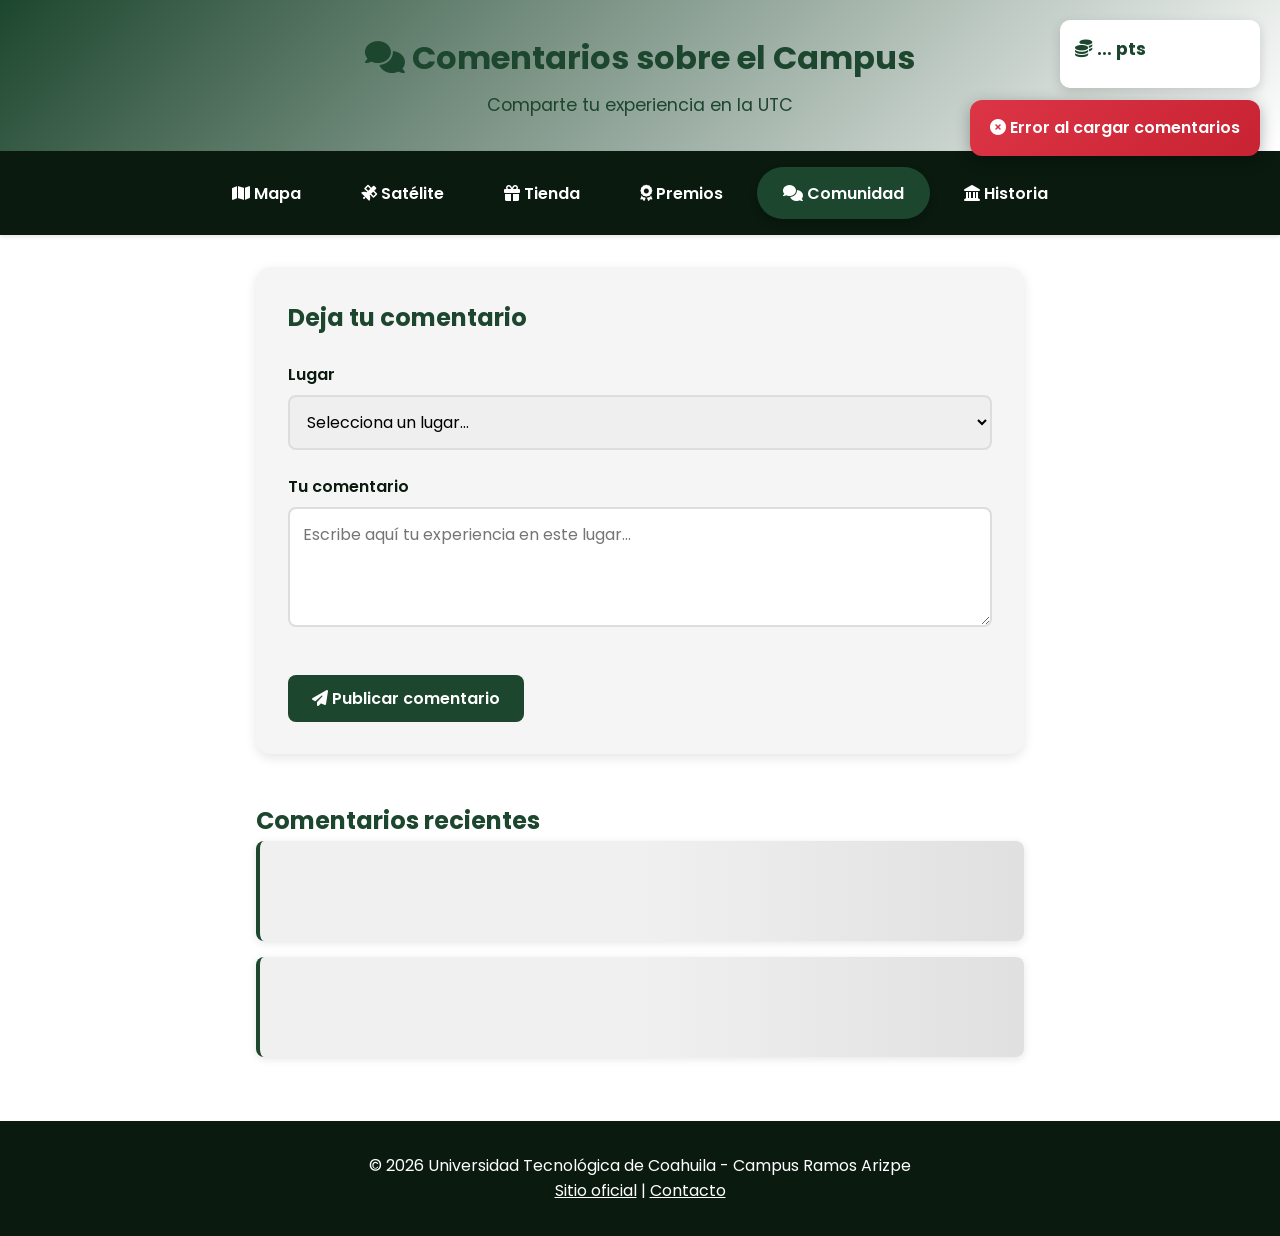
<file: comentarios.html>
<!DOCTYPE html>
<html lang="es">

<head>
    <meta charset="UTF-8">
    <meta name="viewport" content="width=device-width, initial-scale=1.0">
    <title>GeoUTC - Comunidad</title>
    <link href="https://fonts.googleapis.com/css2?family=Poppins:wght@400;600;700&display=swap" rel="stylesheet">
    <link rel="stylesheet" href="https://cdnjs.cloudflare.com/ajax/libs/font-awesome/6.4.0/css/all.min.css">
    <link rel="stylesheet" href="assets/css/styles.css">
</head>

<body>

    <div id="user-panel">
        <div id="puntos"><i class="fas fa-coins"></i> <span id="puntos-valor">…</span> pts</div>
    </div>

    <header>
        <h1><i class="fas fa-comments"></i> Comentarios sobre el Campus</h1>
        <p>Comparte tu experiencia en la UTC</p>
    </header>

    <nav>
        <a href="index.html"><i class="fas fa-map"></i> Mapa</a>
        <a href="satelite.html"><i class="fas fa-satellite"></i> Satélite</a>
        <a href="tienda.html"><i class="fas fa-gift"></i> Tienda</a>
        <a href="mis-recompensas.html"><i class="fas fa-award"></i> Premios</a>
        <a href="comentarios.html" class="active"><i class="fas fa-comments"></i> Comunidad</a>
        <a href="historia.html"><i class="fas fa-landmark"></i> Historia</a>
    </nav>

    <div class="comentarios-container">

        <!-- Formulario -->
        <div class="comentario-form">
            <h2>Deja tu comentario</h2>

            <div id="form-alert" style="display:none;" class="alert"></div>

            <div class="form-group">
                <label for="lugar-select">Lugar</label>
                <select id="lugar-select">
                    <option value="">Selecciona un lugar…</option>
                </select>
            </div>
            <div class="form-group">
                <label for="texto-input">Tu comentario</label>
                <textarea id="texto-input" placeholder="Escribe aquí tu experiencia en este lugar…"></textarea>
            </div>
            <button class="btn-visitar" id="btn-publicar" onclick="window.publicarComentario()">
                <i class="fas fa-paper-plane"></i> Publicar comentario
            </button>
        </div>

        <!-- Lista de comentarios -->
        <h2 style="color:#1D462E;margin-top:3rem;">Comentarios recientes</h2>
        <div id="comentarios-list">
            <!-- Skeletons -->
            <div class="comentario skeleton" style="height:100px;margin-bottom:1rem;"></div>
            <div class="comentario skeleton" style="height:100px;margin-bottom:1rem;"></div>
        </div>
    </div>

    <footer>
        <p>© 2026 Universidad Tecnológica de Coahuila - Campus Ramos Arizpe</p>
        <p>
            <a href="https://www.utc.edu.mx" target="_blank">Sitio oficial</a> |
            <a href="tel:+528411234567">Contacto</a>
        </p>
    </footer>

    <script type="module">
        import { apiGet, apiPost, toast } from './assets/js/app.js';

        async function init() {
            try {
                const [data, du] = await Promise.all([apiGet('comentarios'), apiGet('usuario')]);

                document.getElementById('puntos-valor').textContent = du.puntos;
                renderSelectores(data.lugares);
                renderComentarios(data.comentarios);
            } catch (e) {
                toast('Error al cargar comentarios', 'error');
                console.error(e);
            }
        }

        function renderSelectores(lugares) {
            const sel = document.getElementById('lugar-select');
            // Eliminar duplicados por nombre
            const vistos = new Set();
            lugares
                .filter(l => {
                    if (vistos.has(l.nombre)) return false;
                    vistos.add(l.nombre);
                    return true;
                })
                .forEach(l => {
                    const opt = document.createElement('option');
                    opt.value = l.id;
                    opt.textContent = l.nombre;
                    sel.appendChild(opt);
                });
        }

        function renderComentarios(comentarios) {
            const cont = document.getElementById('comentarios-list');
            cont.innerHTML = '';

            if (!comentarios.length) {
                cont.innerHTML = '<p style="text-align:center;color:#666;padding:2rem;">No hay comentarios aún. ¡Sé el primero en comentar!</p>';
                return;
            }

            comentarios.forEach(c => {
                const fecha = new Date(c.fecha).toLocaleString('es-MX');
                const div = document.createElement('div');
                div.className = 'comentario';
                div.innerHTML = `
                    <div class="comentario-header">
                        <span class="comentario-lugar"><i class="fas fa-map-marker-alt"></i> ${c.lugar_nombre}</span>
                        <span><i class="fas fa-clock"></i> ${fecha}</span>
                    </div>
                    <div class="comentario-usuario"><i class="fas fa-user"></i> ${c.usuario_nombre}</div>
                    <div class="comentario-texto">${c.texto.replace(/\n/g, '<br>')}</div>`;
                cont.appendChild(div);
            });
        }

        window.publicarComentario = async () => {
            const lugar_id = document.getElementById('lugar-select').value;
            const texto = document.getElementById('texto-input').value.trim();
            const formAlert = document.getElementById('form-alert'); // ← renombrado para no chocar con window.alert

            if (!lugar_id || !texto) {
                formAlert.className = 'alert alert-error';
                formAlert.textContent = 'Por favor completa todos los campos';
                formAlert.style.display = 'block';
                return;
            }

            formAlert.style.display = 'none'; // ocultar alerta previa
            const btn = document.getElementById('btn-publicar');
            btn.disabled = true;
            btn.innerHTML = '<i class="fas fa-spinner fa-spin"></i> Publicando…';

            try {
                const data = await apiPost('comentar', { lugar_id: parseInt(lugar_id), texto });
                if (data.success) {
                    formAlert.className = 'alert alert-success';
                    formAlert.textContent = '¡Comentario publicado exitosamente!';
                    formAlert.style.display = 'block';
                    document.getElementById('lugar-select').value = '';
                    document.getElementById('texto-input').value = '';

                    // Recargar comentarios
                    const fresh = await apiGet('comentarios');
                    renderComentarios(fresh.comentarios);

                    toast('¡Comentario publicado!', 'success');
                } else {
                    throw new Error(data.mensaje || 'Error al publicar');
                }
            } catch (e) {
                formAlert.className = 'alert alert-error';
                formAlert.textContent = e.message || 'Error al publicar el comentario';
                formAlert.style.display = 'block';
                toast('Error al publicar', 'error');
            }

            btn.disabled = false;
            btn.innerHTML = '<i class="fas fa-paper-plane"></i> Publicar comentario';
        };

        init();
    </script>
</body>

</html>
</file>
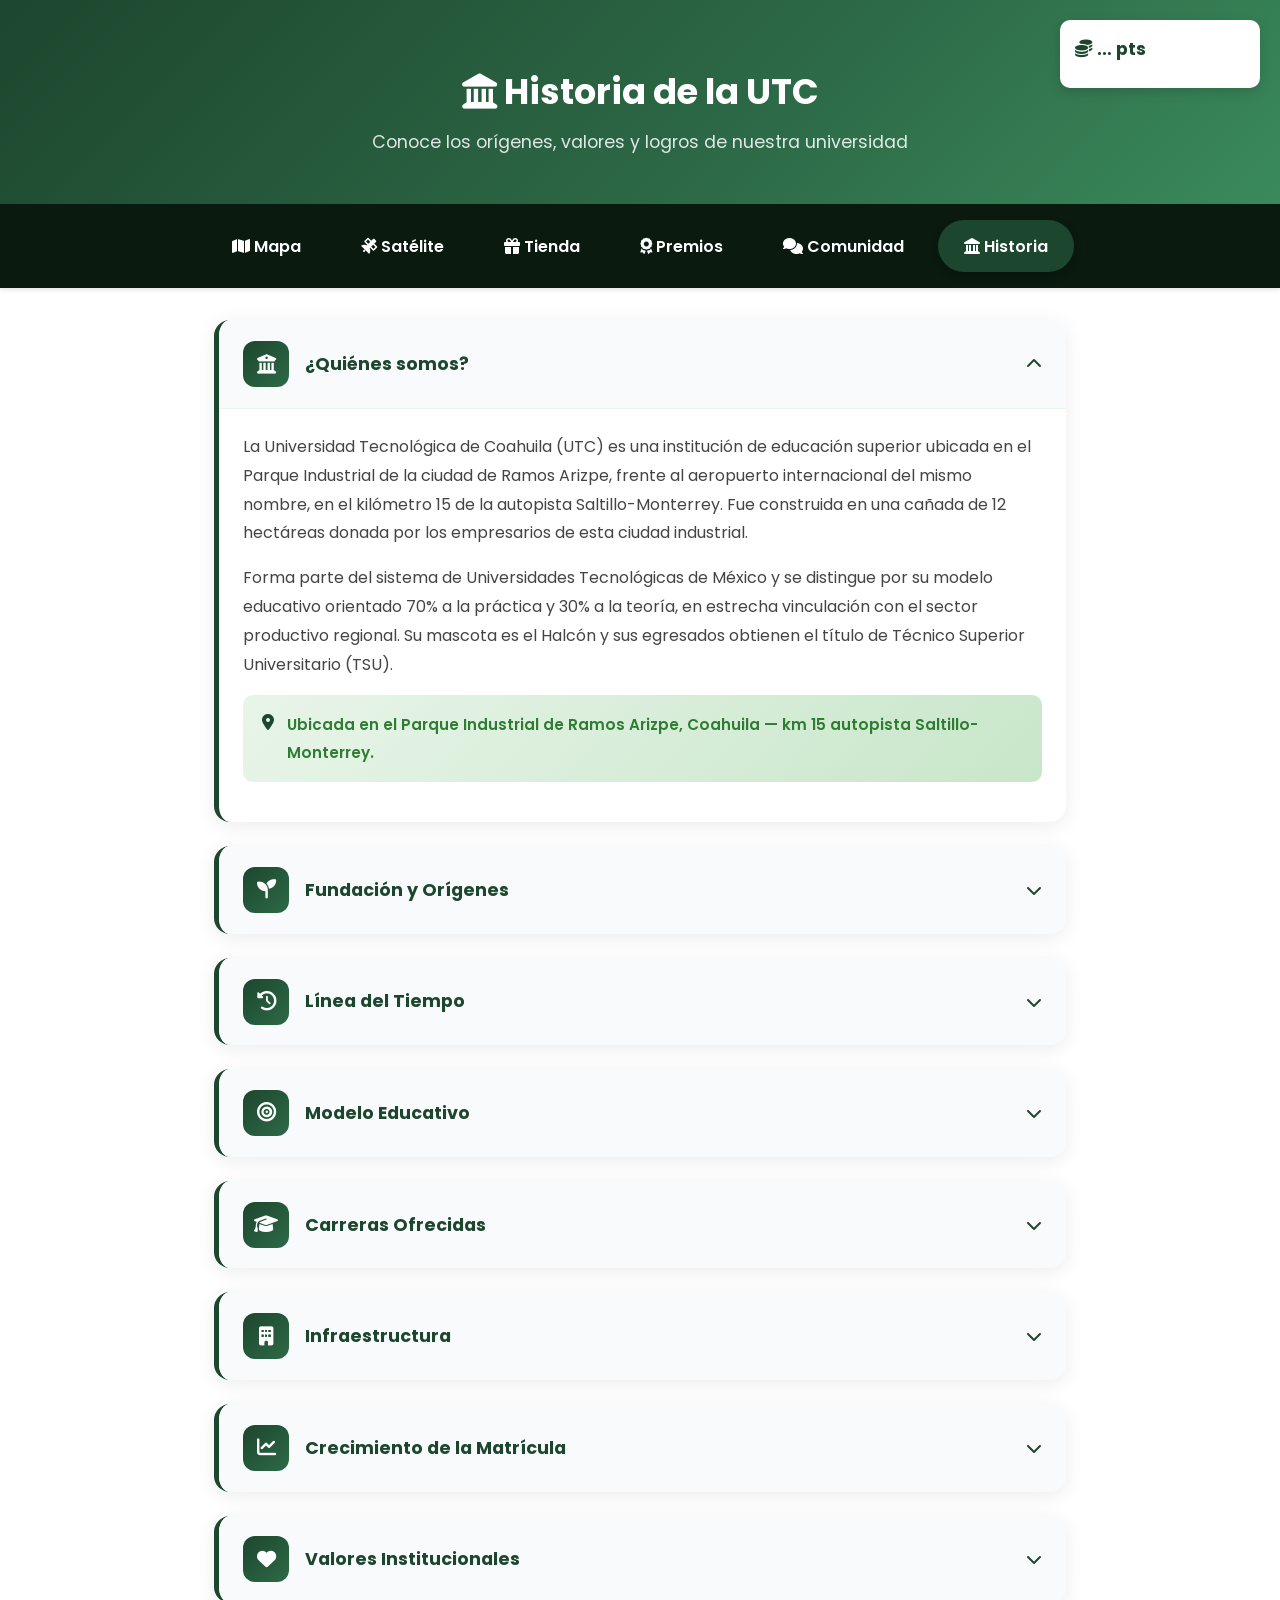
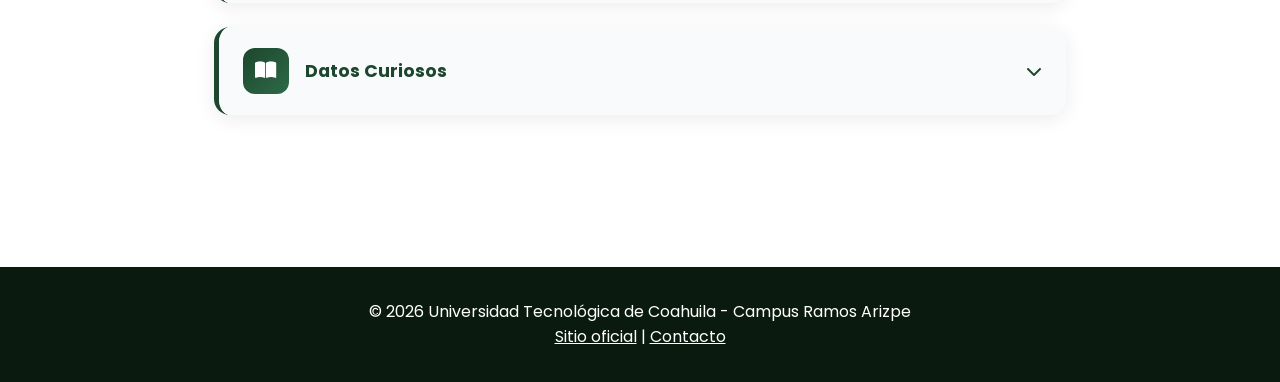
<file: historia.html>
<!DOCTYPE html>
<html lang="es">

<head>
    <meta charset="UTF-8">
    <meta name="viewport" content="width=device-width, initial-scale=1.0">
    <title>GeoUTC - Historia de la UTC</title>
    <link href="https://fonts.googleapis.com/css2?family=Poppins:wght@400;600;700&display=swap" rel="stylesheet">
    <link rel="stylesheet" href="https://cdnjs.cloudflare.com/ajax/libs/font-awesome/6.4.0/css/all.min.css">
    <link rel="stylesheet" href="assets/css/styles.css">
    <style>
        /* ── Hero ── */
        .historia-hero {
            background: linear-gradient(135deg, #1D462E 0%, #2d6a47 60%, #3a8a5c 100%);
            color: white;
            text-align: center;
            padding: 4rem 2rem 3rem;
        }

        .historia-hero h1 {
            font-size: 2.2rem;
            margin-bottom: .5rem;
        }

        .historia-hero p {
            font-size: 1.1rem;
            opacity: .85;
        }

        /* ── Contenedor principal ── */
        .historia-wrapper {
            max-width: 900px;
            margin: 0 auto;
            padding: 2rem 1.5rem 4rem;
        }

        /* ── Tarjeta de sección ── */
        .historia-card {
            background: white;
            border-radius: 16px;
            box-shadow: 0 4px 20px rgba(0, 0, 0, 0.08);
            margin-bottom: 1.5rem;
            overflow: hidden;
            border-left: 5px solid #1D462E;
            transition: transform .2s, box-shadow .2s;
        }

        .historia-card:hover {
            transform: translateY(-2px);
            box-shadow: 0 8px 28px rgba(0, 0, 0, 0.13);
        }

        /* ── Cabecera del acordeón ── */
        .historia-card-header {
            display: flex;
            align-items: center;
            gap: 1rem;
            padding: 1.3rem 1.5rem;
            cursor: pointer;
            user-select: none;
            background: #f9fafb;
        }

        .historia-card-header:hover {
            background: #f0f7f3;
        }

        .historia-icon {
            width: 46px;
            height: 46px;
            background: linear-gradient(135deg, #1D462E, #2d6a47);
            border-radius: 12px;
            display: flex;
            align-items: center;
            justify-content: center;
            color: white;
            font-size: 1.2rem;
            flex-shrink: 0;
        }

        .historia-card-header h2 {
            flex: 1;
            font-size: 1.1rem;
            color: #1D462E;
            margin: 0;
        }

        .historia-chevron {
            color: #1D462E;
            transition: transform .3s;
            font-size: 1rem;
        }

        .historia-card.open .historia-chevron {
            transform: rotate(180deg);
        }

        /* ── Cuerpo del acordeón ── */
        .historia-card-body {
            display: none;
            padding: 1.5rem;
            border-top: 1px solid #e8f5e9;
        }

        .historia-card.open .historia-card-body {
            display: block;
        }

        .historia-card-body p {
            color: #444;
            line-height: 1.8;
            margin-bottom: 1rem;
        }

        .historia-card-body p:last-child {
            margin-bottom: 0;
        }

        /* ── Línea de tiempo ── */
        .timeline {
            position: relative;
            padding-left: 2rem;
            margin-top: .5rem;
        }

        .timeline::before {
            content: '';
            position: absolute;
            left: 7px;
            top: 0;
            bottom: 0;
            width: 2px;
            background: linear-gradient(to bottom, #1D462E, #a8d5b5);
        }

        .timeline-item {
            position: relative;
            margin-bottom: 1.5rem;
        }

        .timeline-item::before {
            content: '';
            position: absolute;
            left: -1.65rem;
            top: 6px;
            width: 12px;
            height: 12px;
            border-radius: 50%;
            background: #1D462E;
            border: 2px solid white;
            box-shadow: 0 0 0 2px #1D462E;
        }

        .timeline-year {
            font-weight: 700;
            color: #1D462E;
            font-size: .9rem;
            margin-bottom: .2rem;
        }

        .timeline-desc {
            color: #555;
            font-size: .95rem;
            line-height: 1.6;
        }

        /* ── Dato destacado ── */
        .dato-destacado {
            background: linear-gradient(135deg, #e8f5e9, #c8e6c9);
            border-radius: 10px;
            padding: 1rem 1.2rem;
            margin: 1rem 0;
            display: flex;
            align-items: flex-start;
            gap: .8rem;
        }

        .dato-destacado i {
            color: #1D462E;
            margin-top: 3px;
            flex-shrink: 0;
        }

        .dato-destacado p {
            margin: 0;
            color: #2e7d32;
            font-weight: 600;
            font-size: .95rem;
        }

        /* ── Grid de valores ── */
        .valores-grid {
            display: grid;
            grid-template-columns: repeat(auto-fill, minmax(180px, 1fr));
            gap: 1rem;
            margin-top: .5rem;
        }

        .valor-chip {
            background: #f0f7f3;
            border: 2px solid #c8e6c9;
            border-radius: 10px;
            padding: .8rem 1rem;
            text-align: center;
            color: #1D462E;
            font-weight: 600;
            font-size: .9rem;
        }

        .valor-chip i {
            display: block;
            font-size: 1.4rem;
            margin-bottom: .4rem;
            color: #2d6a47;
        }

        /* ── Tabla de etapas ── */
        .etapas-table {
            width: 100%;
            border-collapse: collapse;
            font-size: .88rem;
            margin-top: 1rem;
        }

        .etapas-table th {
            background: #1D462E;
            color: white;
            padding: .6rem .8rem;
            text-align: left;
        }

        .etapas-table td {
            padding: .55rem .8rem;
            border-bottom: 1px solid #e0f0e8;
            color: #444;
        }

        .etapas-table tr:nth-child(even) td {
            background: #f4faf6;
        }

        .etapas-table tr:last-child td {
            font-weight: 700;
            color: #1D462E;
            background: #e8f5e9;
        }

        /* ── Grid de carreras ── */
        .carreras-grid {
            display: grid;
            grid-template-columns: repeat(auto-fill, minmax(220px, 1fr));
            gap: 1rem;
            margin-top: .8rem;
        }

        .carrera-card {
            background: #f0f7f3;
            border: 2px solid #c8e6c9;
            border-radius: 12px;
            padding: 1rem 1.1rem;
            color: #1D462E;
        }

        .carrera-card strong {
            display: block;
            font-size: .95rem;
            margin-bottom: .4rem;
        }

        .carrera-card p {
            font-size: .82rem;
            color: #555;
            line-height: 1.5;
            margin: 0;
        }

        .carrera-card i {
            font-size: 1.4rem;
            margin-bottom: .5rem;
            color: #2d6a47;
            display: block;
        }

        /* ── Eje modelo educativo ── */
        .eje-item {
            background: #f9fafb;
            border-left: 4px solid #2d6a47;
            border-radius: 0 10px 10px 0;
            padding: .8rem 1rem;
            margin-bottom: .8rem;
        }

        .eje-item strong {
            color: #1D462E;
            display: block;
            margin-bottom: .2rem;
        }

        .eje-item span {
            color: #555;
            font-size: .93rem;
        }

        /* ── Estadísticas matrícula ── */
        .stats-row {
            display: flex;
            flex-wrap: wrap;
            gap: 1rem;
            margin-top: .8rem;
        }

        .stat-box {
            flex: 1;
            min-width: 120px;
            background: linear-gradient(135deg, #1D462E, #2d6a47);
            color: white;
            border-radius: 12px;
            padding: 1rem;
            text-align: center;
        }

        .stat-box .stat-num {
            font-size: 1.6rem;
            font-weight: 700;
        }

        .stat-box .stat-label {
            font-size: .78rem;
            opacity: .85;
            margin-top: .2rem;
        }

        /* ── Responsive ── */
        @media (max-width: 600px) {
            .historia-hero h1 {
                font-size: 1.6rem;
            }

            .historia-wrapper {
                padding: 1.5rem 1rem 3rem;
            }

            .etapas-table {
                font-size: .78rem;
            }
        }
    </style>
</head>

<body>

    <div id="user-panel">
        <div id="puntos"><i class="fas fa-coins"></i> <span id="puntos-valor">…</span> pts</div>
    </div>

    <div class="historia-hero">
        <h1><i class="fas fa-landmark"></i> Historia de la UTC</h1>
        <p>Conoce los orígenes, valores y logros de nuestra universidad</p>
    </div>

    <nav>
        <a href="index.html"><i class="fas fa-map"></i> Mapa</a>
        <a href="satelite.html"><i class="fas fa-satellite"></i> Satélite</a>
        <a href="tienda.html"><i class="fas fa-gift"></i> Tienda</a>
        <a href="mis-recompensas.html"><i class="fas fa-award"></i> Premios</a>
        <a href="comentarios.html"><i class="fas fa-comments"></i> Comunidad</a>
        <a href="historia.html" class="active"><i class="fas fa-landmark"></i> Historia</a>
    </nav>

    <div class="historia-wrapper">

        <!-- ── 1. ¿Quiénes somos? ── -->
        <div class="historia-card open">
            <div class="historia-card-header" onclick="toggleCard(this)">
                <div class="historia-icon"><i class="fas fa-university"></i></div>
                <h2>¿Quiénes somos?</h2>
                <i class="fas fa-chevron-down historia-chevron"></i>
            </div>
            <div class="historia-card-body">
                <p>
                    La Universidad Tecnológica de Coahuila (UTC) es una institución de educación superior
                    ubicada en el Parque Industrial de la ciudad de Ramos Arizpe, frente al aeropuerto
                    internacional del mismo nombre, en el kilómetro 15 de la autopista Saltillo-Monterrey.
                    Fue construida en una cañada de 12 hectáreas donada por los empresarios de esta ciudad industrial.
                </p>
                <p>
                    Forma parte del sistema de Universidades Tecnológicas de México y se distingue por su
                    modelo educativo orientado 70% a la práctica y 30% a la teoría, en estrecha vinculación
                    con el sector productivo regional. Su mascota es el Halcón y sus egresados obtienen el
                    título de Técnico Superior Universitario (TSU).
                </p>
                <div class="dato-destacado">
                    <i class="fas fa-map-marker-alt"></i>
                    <p>Ubicada en el Parque Industrial de Ramos Arizpe, Coahuila — km 15 autopista Saltillo-Monterrey.
                    </p>
                </div>
            </div>
        </div>

        <!-- ── 2. Fundación y orígenes ── -->
        <div class="historia-card">
            <div class="historia-card-header" onclick="toggleCard(this)">
                <div class="historia-icon"><i class="fas fa-seedling"></i></div>
                <h2>Fundación y Orígenes</h2>
                <i class="fas fa-chevron-down historia-chevron"></i>
            </div>
            <div class="historia-card-body">
                <p>
                    La institución inició sus actividades formales el <strong>8 de enero de 1996</strong>,
                    con una primera generación de 56 estudiantes. El terreno —una barranca de más de 12 hectáreas—
                    fue donado por los empresarios de la región y rescatado por el Estado, transformándolo
                    en un espacio arquitectónico de gran belleza.
                </p>
                <p>
                    Su creación respondió a la necesidad de la industria de Ramos Arizpe de contar con
                    profesionales técnicos de nivel superior capaces de integrarse inmediatamente al sector
                    productivo, gracias al apoyo conjunto del gobierno federal y del gobierno del estado de Coahuila.
                </p>
                <div class="dato-destacado">
                    <i class="fas fa-calendar-alt"></i>
                    <p>Fundada el 8 de enero de <strong>1996</strong> con 56 estudiantes en su primera generación.</p>
                </div>
            </div>
        </div>

        <!-- ── 3. Línea del tiempo ── -->
        <div class="historia-card">
            <div class="historia-card-header" onclick="toggleCard(this)">
                <div class="historia-icon"><i class="fas fa-history"></i></div>
                <h2>Línea del Tiempo</h2>
                <i class="fas fa-chevron-down historia-chevron"></i>
            </div>
            <div class="historia-card-body">
                <div class="timeline">
                    <div class="timeline-item">
                        <div class="timeline-year">Enero 1996</div>
                        <div class="timeline-desc">Inicio oficial de actividades con 56 estudiantes. Primera generación
                            de la carrera de TSU en Comercialización.</div>
                    </div>
                    <div class="timeline-item">
                        <div class="timeline-year">Agosto 1996</div>
                        <div class="timeline-desc">Se inscribieron 336 alumnos adicionales, lo que significó un
                            incremento del 564% en la matrícula. El 76% eran hombres y el 24% mujeres.</div>
                    </div>
                    <div class="timeline-item">
                        <div class="timeline-year">1997</div>
                        <div class="timeline-desc">Ingresa la tercera generación, llevando la población a 650 alumnos.
                            Egresa la primera generación en septiembre. Se abre la carrera de Ofimática.</div>
                    </div>
                    <div class="timeline-item">
                        <div class="timeline-year">1998</div>
                        <div class="timeline-desc">La cuarta generación incrementa la matrícula a 1,000 alumnos. Se
                            abren las carreras de TSU en Electrónica y de Tecnología Ambiental. Egresa la segunda
                            generación.</div>
                    </div>
                    <div class="timeline-item">
                        <div class="timeline-year">1995–2001</div>
                        <div class="timeline-desc">Se construyen siete etapas de edificios docentes, laboratorios,
                            rectoría, biblioteca y edificio de vinculación, con una inversión total de $81,958,292.
                        </div>
                    </div>
                    <div class="timeline-item">
                        <div class="timeline-year">2003–2004</div>
                        <div class="timeline-desc">La matrícula alcanza su punto más alto con 1,662 alumnos registrados.
                        </div>
                    </div>
                    <div class="timeline-item">
                        <div class="timeline-year">2005</div>
                        <div class="timeline-desc">Se consolidan las siete etapas de construcción con una inversión
                            acumulada de $81,958,292 y una capacidad instalada de 2,262 lugares.</div>
                    </div>
                    <div class="timeline-item">
                        <div class="timeline-year">2026</div>
                        <div class="timeline-desc">La UTC sigue creciendo con sus estudiantes Halcón, formando
                            profesionales técnicos de alto nivel para la industria de la región.</div>
                    </div>
                </div>
            </div>
        </div>

        <!-- ── 4. Modelo Educativo ── -->
        <div class="historia-card">
            <div class="historia-card-header" onclick="toggleCard(this)">
                <div class="historia-icon"><i class="fas fa-bullseye"></i></div>
                <h2>Modelo Educativo</h2>
                <i class="fas fa-chevron-down historia-chevron"></i>
            </div>
            <div class="historia-card-body">
                <p>Basado en una filosofía de calidad, el Modelo Educativo de la UTC se sustenta en tres ejes rectores:
                </p>

                <div class="eje-item">
                    <strong><i class="fas fa-flask" style="display:inline;margin-right:.4rem;"></i> Teoría-Práctica (Eje
                        70-30)</strong>
                    <span>La enseñanza se da en un 30% de teoría y un 70% de práctica, preparando al alumno para
                        insertarse de inmediato al mercado laboral.</span>
                </div>
                <div class="eje-item">
                    <strong><i class="fas fa-book" style="display:inline;margin-right:.4rem;"></i> General-Especializado
                        (Eje 80-20)</strong>
                    <span>Los contenidos del Plan de Estudios tienen una orientación general del 80% y una específica
                        del 20%, de acuerdo al entorno regional.</span>
                </div>
                <div class="eje-item">
                    <strong><i class="fas fa-industry" style="display:inline;margin-right:.4rem;"></i> Vinculación
                        Universidad-Empresa</strong>
                    <span>El alumno mantiene permanente contacto con la situación real del sector empresarial durante
                        toda su formación.</span>
                </div>

                <p style="margin-top:1.2rem; font-weight:600; color:#1D462E;">Atributos del Modelo:</p>
                <div class="valores-grid">
                    <div class="valor-chip"><i class="fas fa-map-pin"></i>Pertinencia</div>
                    <div class="valor-chip"><i class="fas fa-layer-group"></i>Polivalencia</div>
                    <div class="valor-chip"><i class="fas fa-sliders-h"></i>Flexibilidad</div>
                    <div class="valor-chip"><i class="fas fa-bolt"></i>Intensidad</div>
                    <div class="valor-chip"><i class="fas fa-infinity"></i>Continuidad</div>
                </div>
            </div>
        </div>

        <!-- ── 5. Carreras ── -->
        <div class="historia-card">
            <div class="historia-card-header" onclick="toggleCard(this)">
                <div class="historia-icon"><i class="fas fa-graduation-cap"></i></div>
                <h2>Carreras Ofrecidas</h2>
                <i class="fas fa-chevron-down historia-chevron"></i>
            </div>
            <div class="historia-card-body">
                <p>La UTC forma Técnicos Superiores Universitarios (TSU) en las siguientes áreas:</p>
                <div class="carreras-grid">
                    <div class="carrera-card">
                        <i class="fas fa-store"></i>
                        <strong>Comercialización</strong>
                        <p>Forja profesionistas capaces de desarrollar investigaciones de mercado, diseñar estrategias
                            de comercialización y crear su propia empresa en un mercado globalizado.</p>
                    </div>
                    <div class="carrera-card">
                        <i class="fas fa-microchip"></i>
                        <strong>Electrónica y Automatización</strong>
                        <p>Forma especialistas en planeación, instalación, mantenimiento y supervisión de sistemas
                            electrónicos, de instrumentación, control y automatización industrial.</p>
                    </div>
                    <div class="carrera-card">
                        <i class="fas fa-cogs"></i>
                        <strong>Procesos de Producción</strong>
                        <p>Capacita para crear programas que eficienten, mediante ideas innovadoras, los procesos de
                            elaboración de productos y prestación de servicios en las empresas.</p>
                    </div>
                    <div class="carrera-card">
                        <i class="fas fa-leaf"></i>
                        <strong>Tecnología Ambiental</strong>
                        <p>Ofrece conocimientos para generar los dispositivos que mantengan la integridad del medio
                            ambiente, incluyendo monitoreo de aguas, residuos peligrosos y emisiones atmosféricas.</p>
                    </div>
                    <div class="carrera-card">
                        <i class="fas fa-robot"></i>
                        <strong>Mecatrónica</strong>
                        <p>Forma profesionales para participar en el análisis, planeación, construcción, instalación y
                            mantenimiento de sistemas automatizados en los procesos industriales y de servicio.</p>
                    </div>
                    <div class="carrera-card">
                        <i class="fas fa-wrench"></i>
                        <strong>Mantenimiento Industrial</strong>
                        <p>Otorga conocimientos profundos para conservar en estado óptimo los equipos e instalaciones en
                            la industria metal-mecánica, química, eléctrica y de comunicaciones.</p>
                    </div>
                    <div class="carrera-card">
                        <i class="fas fa-laptop-code"></i>
                        <strong>Tecnologías de Información</strong>
                        <p>Forma agentes de cambio capaces de dominar herramientas tecnológicas para aportar soluciones
                            creativas en telecomunicaciones, redes y comercio electrónico.</p>
                    </div>
                </div>
            </div>
        </div>

        <!-- ── 6. Infraestructura ── -->
        <div class="historia-card">
            <div class="historia-card-header" onclick="toggleCard(this)">
                <div class="historia-icon"><i class="fas fa-building"></i></div>
                <h2>Infraestructura</h2>
                <i class="fas fa-chevron-down historia-chevron"></i>
            </div>
            <div class="historia-card-body">
                <p>
                    La institución cuenta con un terreno en una cañada de más de 12 hectáreas, donadas por
                    los empresarios y con apoyo del gobierno federal y del estado de Coahuila. Se construyeron
                    4 edificios docentes (cada uno con 13 aulas, tres secciones para laboratorios y un
                    auditorio equipado), 4 edificios para laboratorio pesado, un moderno edificio que alberga
                    un centro de información con 8,940 volúmenes, edificio de rectoría, comedor, edificio de
                    vinculación y una planta tratadora de aguas residuales.
                </p>
                <div class="dato-destacado">
                    <i class="fas fa-dollar-sign"></i>
                    <p>Inversión total en las 7 etapas de construcción (1995–2001): <strong>$81,958,292.00</strong></p>
                </div>
                <p style="font-weight:600; color:#1D462E; margin-top:1.2rem;">Etapas de construcción:</p>
                <div style="overflow-x:auto;">
                    <table class="etapas-table">
                        <thead>
                            <tr>
                                <th>Etapa</th>
                                <th>Año</th>
                                <th>Descripción</th>
                                <th>Superficie (m²)</th>
                                <th>Inversión ($)</th>
                                <th>Cap.</th>
                            </tr>
                        </thead>
                        <tbody>
                            <tr>
                                <td rowspan="2">Primera</td>
                                <td rowspan="2">1995-1996</td>
                                <td>Edificio de docencia N°1</td>
                                <td>2,379</td>
                                <td rowspan="2">13,275,782</td>
                                <td>450</td>
                            </tr>
                            <tr>
                                <td>Laboratorio pesado 7entre ejes</td>
                                <td>1,496</td>
                                <td>100</td>
                            </tr>
                            <tr>
                                <td>Segunda</td>
                                <td>1995-1996</td>
                                <td>Laboratorio pesado 4 entre ejes</td>
                                <td>769</td>
                                <td>—</td>
                                <td>50</td>
                            </tr>
                            <tr>
                                <td>Tercera</td>
                                <td>1997</td>
                                <td>Edificio de docencia N°2</td>
                                <td>2,379</td>
                                <td>9,293,582</td>
                                <td>450</td>
                            </tr>
                            <tr>
                                <td rowspan="2">Cuarta</td>
                                <td rowspan="2">1998</td>
                                <td>Edificio de docencia N°3</td>
                                <td>2,379</td>
                                <td>11,293,630</td>
                                <td>450</td>
                            </tr>
                            <tr>
                                <td>Edificio de Rectoría</td>
                                <td>1,312</td>
                                <td>8,874,565</td>
                                <td>N/A</td>
                            </tr>
                            <tr>
                                <td>Quinta</td>
                                <td>1999</td>
                                <td>Edificio de docencia N°4</td>
                                <td>2,379</td>
                                <td>13,804,000</td>
                                <td>450</td>
                            </tr>
                            <tr>
                                <td rowspan="2">Sexta</td>
                                <td rowspan="2">2000</td>
                                <td>Edificio de Vinculación</td>
                                <td>1,656</td>
                                <td>10,312,739</td>
                                <td>N/A</td>
                            </tr>
                            <tr>
                                <td>Laboratorio pesado 7entre ejes</td>
                                <td>769</td>
                                <td>7,896,840</td>
                                <td>100</td>
                            </tr>
                            <tr>
                                <td>Séptima</td>
                                <td>2001</td>
                                <td>Edificio de Biblioteca</td>
                                <td>1,160</td>
                                <td>7,207,154</td>
                                <td>212</td>
                            </tr>
                            <tr>
                                <td colspan="3"><strong>Total</strong></td>
                                <td><strong>16,678</strong></td>
                                <td><strong>$81,958,292</strong></td>
                                <td><strong>2,262</strong></td>
                            </tr>
                        </tbody>
                    </table>
                </div>
            </div>
        </div>

        <!-- ── 7. Crecimiento de matrícula ── -->
        <div class="historia-card">
            <div class="historia-card-header" onclick="toggleCard(this)">
                <div class="historia-icon"><i class="fas fa-chart-line"></i></div>
                <h2>Crecimiento de la Matrícula</h2>
                <i class="fas fa-chevron-down historia-chevron"></i>
            </div>
            <div class="historia-card-body">
                <p>
                    Desde su fundación, la UTC experimentó un crecimiento acelerado en su población estudiantil.
                    Los estudiantes provienen en su mayoría de la región sureste del Estado y algunos de otras
                    regiones del noreste de México.
                </p>
                <div class="stats-row">
                    <div class="stat-box">
                        <div class="stat-num">53</div>
                        <div class="stat-label">Alumnos 1995-1996</div>
                    </div>
                    <div class="stat-box">
                        <div class="stat-num">617</div>
                        <div class="stat-label">Alumnos 1996-1997</div>
                    </div>
                    <div class="stat-box">
                        <div class="stat-num">1,285</div>
                        <div class="stat-label">Alumnos 1999-2000</div>
                    </div>
                    <div class="stat-box">
                        <div class="stat-num">1,662</div>
                        <div class="stat-label">Alumnos 2003-2004</div>
                    </div>
                </div>
                <div class="dato-destacado" style="margin-top:1.2rem;">
                    <i class="fas fa-info-circle"></i>
                    <p>Fuente: Informe de labores del rector de la UTC.</p>
                </div>
            </div>
        </div>

        <!-- ── 8. Valores Institucionales ── -->
        <div class="historia-card">
            <div class="historia-card-header" onclick="toggleCard(this)">
                <div class="historia-icon"><i class="fas fa-heart"></i></div>
                <h2>Valores Institucionales</h2>
                <i class="fas fa-chevron-down historia-chevron"></i>
            </div>
            <div class="historia-card-body">
                <div class="valores-grid">
                    <div class="valor-chip"><i class="fas fa-handshake"></i>Integridad</div>
                    <div class="valor-chip"><i class="fas fa-lightbulb"></i>Innovación</div>
                    <div class="valor-chip"><i class="fas fa-users"></i>Trabajo en equipo</div>
                    <div class="valor-chip"><i class="fas fa-award"></i>Excelencia</div>
                    <div class="valor-chip"><i class="fas fa-leaf"></i>Sustentabilidad</div>
                    <div class="valor-chip"><i class="fas fa-globe"></i>Responsabilidad</div>
                    <div class="valor-chip"><i class="fas fa-industry"></i>Vinculación</div>
                    <div class="valor-chip"><i class="fas fa-rocket"></i>Emprendimiento</div>
                </div>
            </div>
        </div>

        <!-- ── 9. Datos curiosos ── -->
        <div class="historia-card">
            <div class="historia-card-header" onclick="toggleCard(this)">
                <div class="historia-icon"><i class="fas fa-book-open"></i></div>
                <h2>Datos Curiosos</h2>
                <i class="fas fa-chevron-down historia-chevron"></i>
            </div>
            <div class="historia-card-body">
                <div class="dato-destacado">
                    <i class="fas fa-star"></i>
                    <p>La primera generación pudo contemplar el terreno en el que se edificaría la UTC: una barranca que
                        el Estado rescató y que el trabajo del hombre transformó en un espacio arquitectónico de gran
                        belleza.</p>
                </div>
                <div class="dato-destacado">
                    <i class="fas fa-star"></i>
                    <p>El centro de información de la UTC cuenta con 8,940 volúmenes y ofrece servicios de consulta de
                        sala, préstamos a domicilio, consulta de reserva, consulta electrónica y videoteca.</p>
                </div>
                <div class="dato-destacado">
                    <i class="fas fa-star"></i>
                    <p>En solo dos años (1995–1997), la matrícula creció de 53 a 917 alumnos, un aumento de más del
                        1,600%, lo que refleja la gran demanda de su propuesta educativa en la región.</p>
                </div>
                <div class="dato-destacado">
                    <i class="fas fa-star"></i>
                    <p>La UTC es una de las pocas instituciones en México con planta tratadora de aguas residuales
                        propia, coherente con su carrera de Tecnología Ambiental.</p>
                </div>
            </div>
        </div>

    </div><!-- fin historia-wrapper -->

    <footer>
        <p>© 2026 Universidad Tecnológica de Coahuila - Campus Ramos Arizpe</p>
        <p>
            <a href="https://www.utc.edu.mx" target="_blank">Sitio oficial</a> |
            <a href="tel:+528411234567">Contacto</a>
        </p>
    </footer>

    <script type="module">
        import { apiGet } from './assets/js/app.js';
        try {
            const du = await apiGet('usuario');
            document.getElementById('puntos-valor').textContent = du.puntos;
        } catch (e) { /* silencioso */ }
    </script>

    <script>
        function toggleCard(header) {
            const card = header.closest('.historia-card');
            card.classList.toggle('open');
        }
    </script>
</body>

</html>
</file>
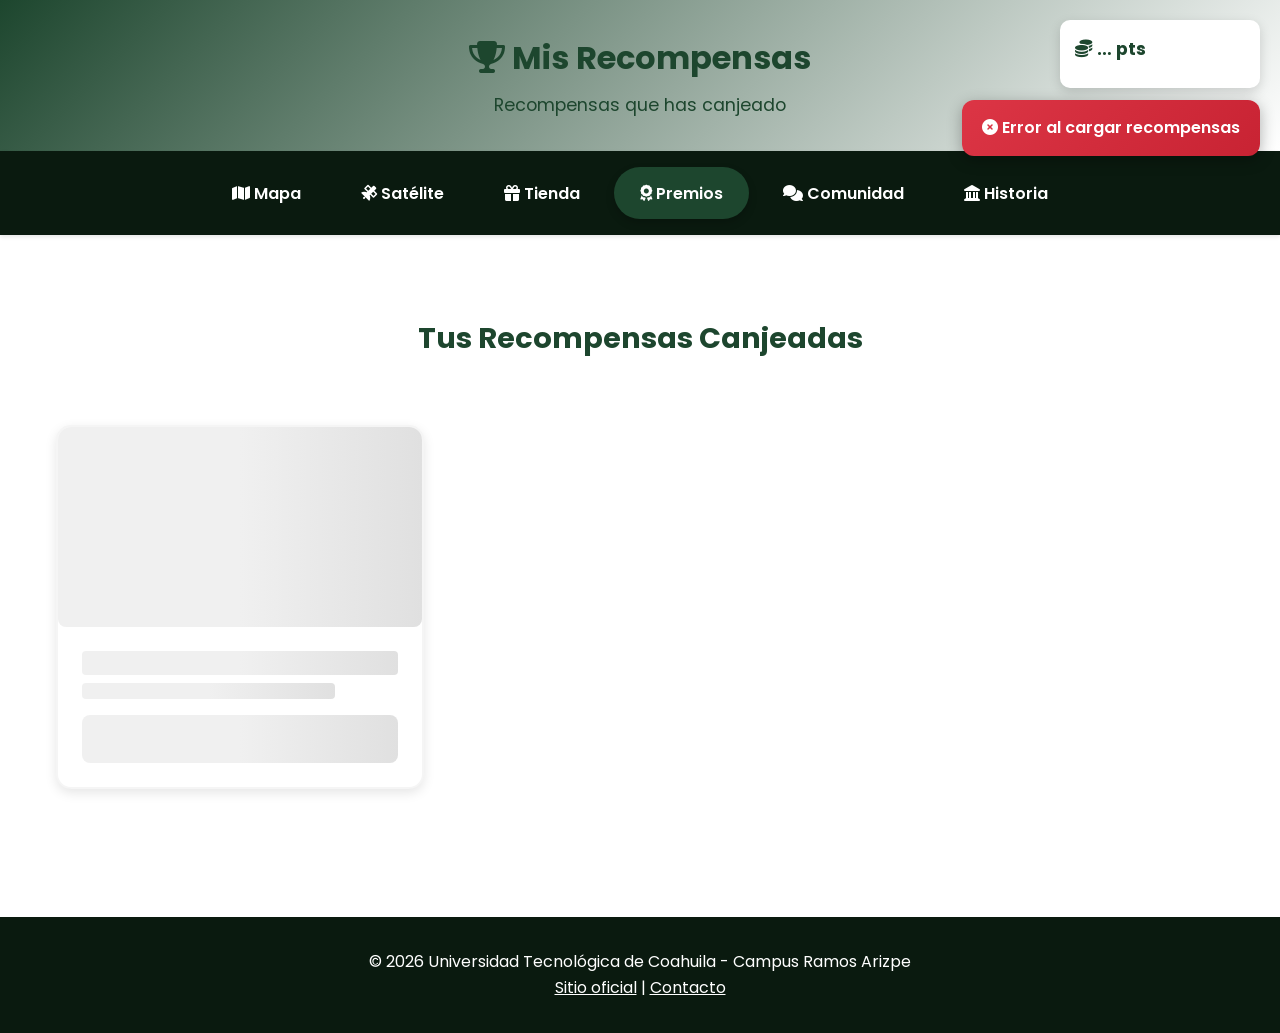
<file: mis-recompensas.html>
<!DOCTYPE html>
<html lang="es">
<head>
    <meta charset="UTF-8">
    <meta name="viewport" content="width=device-width, initial-scale=1.0">
    <title>GeoUTC - Mis Recompensas</title>
    <link href="https://fonts.googleapis.com/css2?family=Poppins:wght@400;600;700&display=swap" rel="stylesheet">
    <link rel="stylesheet" href="https://cdnjs.cloudflare.com/ajax/libs/font-awesome/6.4.0/css/all.min.css">
    <link rel="stylesheet" href="assets/css/styles.css">
</head>
<body>

    <div id="user-panel">
        <div id="puntos"><i class="fas fa-coins"></i> <span id="puntos-valor">…</span> pts</div>
    </div>

    <header>
        <h1><i class="fas fa-trophy"></i> Mis Recompensas</h1>
        <p>Recompensas que has canjeado</p>
    </header>

    <nav>
        <a href="index.html"><i class="fas fa-map"></i> Mapa</a>
        <a href="satelite.html"><i class="fas fa-satellite"></i> Satélite</a>
        <a href="tienda.html"><i class="fas fa-gift"></i> Tienda</a>
        <a href="mis-recompensas.html" class="active"><i class="fas fa-award"></i> Premios</a>
        <a href="comentarios.html"><i class="fas fa-comments"></i> Comunidad</a>
        <a href="historia.html"><i class="fas fa-landmark"></i> Historia</a>
    </nav>

    <div class="lugares-container">
        <h2 class="section-title">Tus Recompensas Canjeadas</h2>
        <div class="tienda-grid" id="recompensas-grid">
            <!-- Skeleton -->
            <div class="recompensa-card">
                <div class="recompensa-imagen skeleton" style="height:200px;"></div>
                <div class="recompensa-body">
                    <div class="skeleton" style="height:1.5rem;margin-bottom:.5rem;border-radius:4px;"></div>
                    <div class="skeleton" style="height:1rem;margin-bottom:.5rem;border-radius:4px;width:80%;"></div>
                    <div class="skeleton" style="height:3rem;margin-top:1rem;border-radius:8px;"></div>
                </div>
            </div>
        </div>
    </div>

    <footer>
        <p>© 2026 Universidad Tecnológica de Coahuila - Campus Ramos Arizpe</p>
        <p>
            <a href="https://www.utc.edu.mx" target="_blank">Sitio oficial</a> |
            <a href="tel:+528411234567">Contacto</a>
        </p>
    </footer>

    <script type="module">
        import { apiGet, toast } from './assets/js/app.js';

        async function init() {
            try {
                const [dr, du] = await Promise.all([apiGet('mis-recompensas'), apiGet('usuario')]);

                document.getElementById('puntos-valor').textContent = du.puntos;
                renderRecompensas(dr.canjeadas);
            } catch (e) {
                toast('Error al cargar recompensas', 'error');
                console.error(e);
            }
        }

        function renderRecompensas(canjeadas) {
            const grid = document.getElementById('recompensas-grid');
            grid.innerHTML = '';

            if (!canjeadas.length) {
                grid.innerHTML = `
                    <div style="text-align:center;padding:4rem 2rem;grid-column:1/-1;">
                        <div style="font-size:5rem;color:#ddd;margin-bottom:1rem;"><i class="fas fa-trophy"></i></div>
                        <h3 style="color:#666;margin-bottom:1rem;">Aún no has canjeado ninguna recompensa</h3>
                        <p style="color:#999;margin-bottom:2rem;">Visita lugares del campus para ganar puntos y canjear recompensas</p>
                        <a href="tienda.html" class="btn-visitar" style="display:inline-block;">
                            <i class="fas fa-gift"></i> Ir a la tienda
                        </a>
                    </div>`;
                return;
            }

            canjeadas.forEach(c => {
                const card = document.createElement('div');
                card.className = 'recompensa-card';
                card.style.opacity = c.usado ? '0.7' : '1';
                const fecha = new Date(c.fecha_canje).toLocaleString('es-MX');
                card.innerHTML = `
                    <div class="recompensa-imagen" style="background:linear-gradient(135deg,#1D462E,#2d6a47);">
                        <i class="fas fa-${c.icono}"></i>
                    </div>
                    <div class="recompensa-body">
                        <h3>${c.nombre}</h3>
                        <p>${c.descripcion}</p>

                        <div style="background:#f5f5f5;padding:1rem;border-radius:8px;margin:1rem 0;">
                            <div style="font-size:.85rem;color:#666;margin-bottom:.3rem;">Código de canje:</div>
                            <div style="font-size:1.3rem;font-weight:bold;color:#1D462E;font-family:monospace;letter-spacing:2px;">${c.codigo_canje}</div>
                        </div>

                        <div style="font-size:.9rem;color:#666;margin-top:1rem;">
                            <i class="fas fa-calendar"></i> Canjeado: ${fecha}
                        </div>

                        <div style="background:${c.usado ? '#4caf50' : '#ff9800'};color:white;padding:.5rem;border-radius:5px;margin-top:1rem;font-weight:bold;">
                            ${c.usado
                                ? '<i class="fas fa-check-circle"></i> Utilizado'
                                : '<i class="fas fa-clock"></i> Pendiente de uso'}
                        </div>
                    </div>`;
                grid.appendChild(card);
            });
        }

        init();
    </script>
</body>
</html>
</file>
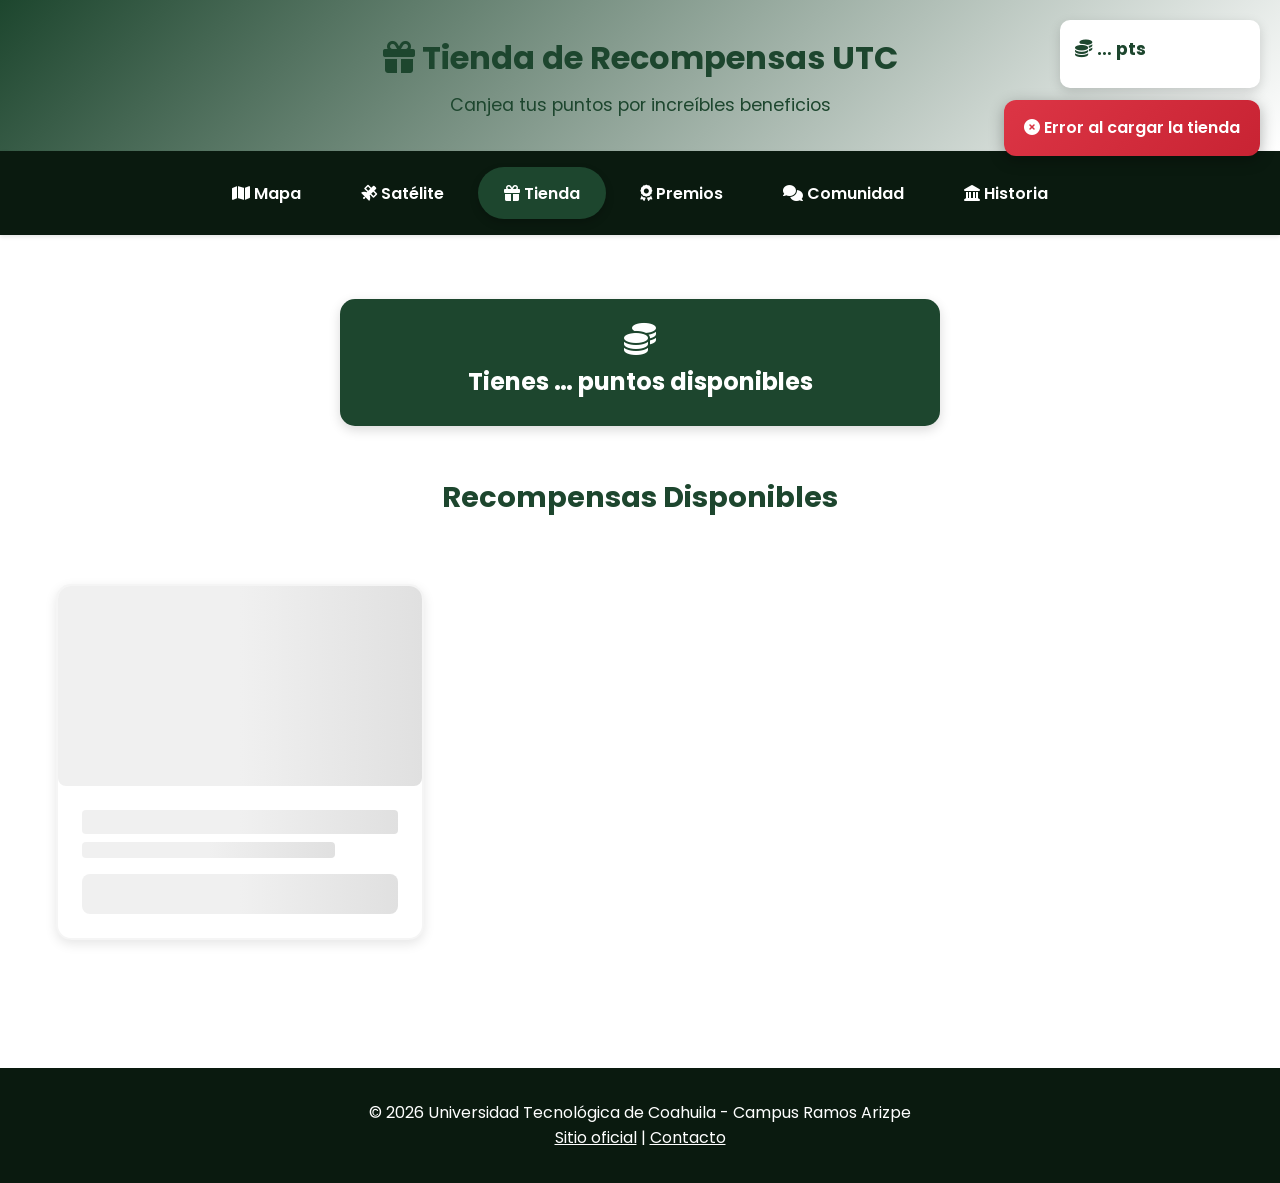
<file: tienda.html>
<!DOCTYPE html>
<html lang="es">
<head>
    <meta charset="UTF-8">
    <meta name="viewport" content="width=device-width, initial-scale=1.0">
    <title>GeoUTC - Tienda de Recompensas</title>
    <link href="https://fonts.googleapis.com/css2?family=Poppins:wght@400;600;700&display=swap" rel="stylesheet">
    <link rel="stylesheet" href="https://cdnjs.cloudflare.com/ajax/libs/font-awesome/6.4.0/css/all.min.css">
    <link rel="stylesheet" href="assets/css/styles.css">
</head>
<body>

    <div id="user-panel">
        <div id="puntos"><i class="fas fa-coins"></i> <span id="puntos-valor">…</span> pts</div>
    </div>

    <header>
        <h1><i class="fas fa-gift"></i> Tienda de Recompensas UTC</h1>
        <p>Canjea tus puntos por increíbles beneficios</p>
    </header>

    <nav>
        <a href="index.html"><i class="fas fa-map"></i> Mapa</a>
        <a href="satelite.html"><i class="fas fa-satellite"></i> Satélite</a>
        <a href="tienda.html" class="active"><i class="fas fa-gift"></i> Tienda</a>
        <a href="mis-recompensas.html"><i class="fas fa-award"></i> Premios</a>
        <a href="comentarios.html"><i class="fas fa-comments"></i> Comunidad</a>
        <a href="historia.html"><i class="fas fa-landmark"></i> Historia</a>
    </nav>

    <div class="lugares-container">
        <!-- Banner de puntos -->
        <div id="puntos-banner" style="background:#1D462E;color:white;padding:1.5rem;border-radius:15px;text-align:center;margin:2rem auto;max-width:600px;box-shadow:0 4px 12px rgba(0,0,0,0.15);">
            <i class="fas fa-coins" style="font-size:2rem;margin-bottom:.5rem;display:block;"></i>
            <div style="font-size:1.5rem;font-weight:bold;">
                Tienes <span id="puntos-banner-valor">…</span> puntos disponibles
            </div>
        </div>

        <h2 class="section-title">Recompensas Disponibles</h2>

        <!-- Skeleton mientras carga -->
        <div class="tienda-grid" id="tienda-grid">
            <div class="recompensa-card">
                <div class="recompensa-imagen skeleton" style="height:200px;"></div>
                <div class="recompensa-body">
                    <div class="skeleton" style="height:1.5rem;margin-bottom:.5rem;border-radius:4px;"></div>
                    <div class="skeleton" style="height:1rem;margin-bottom:.5rem;border-radius:4px;width:80%;"></div>
                    <div class="skeleton" style="height:2.5rem;margin-top:1rem;border-radius:8px;"></div>
                </div>
            </div>
        </div>
    </div>

    <!-- Modal de confirmación de canje -->
    <div class="modal-overlay" id="modal-overlay" onclick="cerrarModal()"></div>
    <div id="logros-modal">
        <h3><i class="fas fa-gift"></i> Confirmar Canje</h3>
        <div id="logro-contenido"></div>
        <div style="display:flex;gap:1rem;justify-content:center;margin-top:1rem;">
            <button id="btn-confirm-canje" class="btn-visitar" style="background:linear-gradient(135deg,#1D462E,#2d6a47);">
                <i class="fas fa-check"></i> Confirmar
            </button>
            <button onclick="cerrarModal()" class="btn-visitar" style="background:linear-gradient(135deg,#dc3545,#c82333);">
                <i class="fas fa-times"></i> Cancelar
            </button>
        </div>
    </div>

    <footer>
        <p>© 2026 Universidad Tecnológica de Coahuila - Campus Ramos Arizpe</p>
        <p>
            <a href="https://www.utc.edu.mx" target="_blank">Sitio oficial</a> |
            <a href="tel:+528411234567">Contacto</a>
        </p>
    </footer>

    <script type="module">
        import { apiGet, apiPost, toast } from './assets/js/app.js';

        let puntosActuales = 0;
        let pendingCanjeId = null;

        window.cerrarModal = () => {
            document.getElementById('logros-modal').style.display  = 'none';
            document.getElementById('modal-overlay').style.display = 'none';
            document.body.style.overflow = 'auto';
            pendingCanjeId = null;
        };

        async function init() {
            try {
                const data = await apiGet('recompensas');
                puntosActuales = data.puntos_usuario;
                document.getElementById('puntos-valor').textContent        = puntosActuales;
                document.getElementById('puntos-banner-valor').textContent = puntosActuales;
                renderTienda(data.recompensas, puntosActuales);
            } catch (e) {
                toast('Error al cargar la tienda', 'error');
                console.error(e);
            }
        }

        function renderTienda(recompensas, puntos) {
            const grid = document.getElementById('tienda-grid');
            grid.innerHTML = '';

            if (!recompensas.length) {
                grid.innerHTML = '<p style="text-align:center;color:#666;padding:2rem;">No hay recompensas disponibles.</p>';
                return;
            }

            recompensas.forEach(r => {
                const puedeCanjear = puntos >= r.costo_puntos && r.stock > 0;
                const card = document.createElement('div');
                card.className = 'recompensa-card';
                card.innerHTML = `
                    <div class="recompensa-imagen">
                        <i class="fas fa-${r.icono}"></i>
                    </div>
                    <div class="recompensa-body">
                        <h3>${r.nombre}</h3>
                        <p>${r.descripcion}</p>
                        <div class="recompensa-precio">
                            <i class="fas fa-coins"></i> ${r.costo_puntos} puntos
                        </div>
                        <div class="recompensa-stock">
                            <i class="fas fa-box"></i> ${r.stock} disponibles
                        </div>
                        ${puedeCanjear
                            ? `<button class="btn-canjear" onclick="window.confirmarCanje(${r.id},'${r.nombre}',${r.costo_puntos})">
                                   <i class="fas fa-shopping-cart"></i> Canjear ahora
                               </button>`
                            : r.stock <= 0
                                ? '<button class="btn-canjear" disabled><i class="fas fa-times"></i> Agotado</button>'
                                : '<button class="btn-canjear" disabled><i class="fas fa-lock"></i> Puntos insuficientes</button>'
                        }
                    </div>`;
                grid.appendChild(card);
            });
        }

        window.confirmarCanje = (id, nombre, costo) => {
            pendingCanjeId = id;
            document.getElementById('logro-contenido').innerHTML = `
                <div style="text-align:center;padding:1rem;">
                    <div style="font-size:3rem;margin:1rem 0;">🎁</div>
                    <p style="font-size:1.2rem;font-weight:700;color:#1D462E;">${nombre}</p>
                    <p style="margin:.5rem 0;">Costo: <strong>${costo} puntos</strong></p>
                    <p style="font-size:.9rem;color:#666;">Te quedarán <strong>${puntosActuales - costo} puntos</strong></p>
                </div>`;
            document.getElementById('btn-confirm-canje').onclick = ejecutarCanje;
            document.getElementById('logros-modal').style.display  = 'block';
            document.getElementById('modal-overlay').style.display = 'block';
            document.body.style.overflow = 'hidden';
        };

        async function ejecutarCanje() {
            if (!pendingCanjeId) return;
            const id = pendingCanjeId;
            cerrarModal();

            try {
                const data = await apiPost('canjear', { recompensa_id: id });
                if (data.success) {
                    toast(`¡Canjeado! Código: ${data.codigo_canje}`, 'success');
                    // Actualizar puntos y re-render
                    const fresh = await apiGet('recompensas');
                    puntosActuales = fresh.puntos_usuario;
                    document.getElementById('puntos-valor').textContent        = puntosActuales;
                    document.getElementById('puntos-banner-valor').textContent = puntosActuales;
                    renderTienda(fresh.recompensas, puntosActuales);
                    // Mostrar código de forma destacada
                    mostrarCodigoCanje(data.codigo_canje);
                } else {
                    toast(data.mensaje || 'No se pudo canjear', 'error');
                }
            } catch (e) {
                toast('Error al canjear', 'error');
                console.error(e);
            }
        }

        function mostrarCodigoCanje(codigo) {
            document.getElementById('logro-contenido').innerHTML = `
                <div style="text-align:center;padding:1.5rem;">
                    <div style="font-size:4rem;margin:1rem 0;">✅</div>
                    <p style="font-size:1.3rem;font-weight:700;color:#1D462E;margin-bottom:1rem;">¡Canje exitoso!</p>
                    <p style="font-size:.9rem;color:#666;margin-bottom:.5rem;">Tu código de canje:</p>
                    <div style="font-size:2rem;font-weight:bold;color:#1D462E;font-family:monospace;letter-spacing:3px;background:#e8f5e9;padding:1rem;border-radius:10px;">${codigo}</div>
                    <p style="font-size:.85rem;color:#666;margin-top:1rem;"><i class="fas fa-info-circle"></i> Guarda este código</p>
                </div>`;
            const confirmBtn = document.getElementById('btn-confirm-canje');
            confirmBtn.style.display = 'none';
            document.getElementById('logros-modal').style.display  = 'block';
            document.getElementById('modal-overlay').style.display = 'block';
            document.body.style.overflow = 'hidden';
        }

        init();
    </script>
</body>
</html>
</file>
<file: assets/css/styles.css>
:root {
    --utc-green: #1D462E;
    --utc-white: #FFFFFF;
    --utc-light: #f5f5f5;
    --utc-dark: #0a1a0f;
}

* {
    margin: 0;
    padding: 0;
    box-sizing: border-box;
}

body {
    font-family: 'Poppins', sans-serif;
    background-color: var(--utc-white);
    color: var(--utc-dark);
    line-height: 1.6;
}

/* Panel de usuario */
#user-panel {
    position: fixed;
    top: 20px;
    right: 20px;
    background: white;
    padding: 15px;
    border-radius: 10px;
    box-shadow: 0 4px 12px rgba(0,0,0,0.15);
    z-index: 1000;
    min-width: 200px;
}

#puntos {
    font-weight: bold;
    color: var(--utc-green);
    margin-bottom: 10px;
    font-size: 1.1rem;
}

#progreso-container {
    display: flex;
    align-items: center;
    gap: 10px;
}

#progreso {
    flex: 1;
    height: 10px;
    border-radius: 5px;
}

#progreso::-webkit-progress-bar {
    background-color: var(--utc-light);
    border-radius: 5px;
}

#progreso::-webkit-progress-value {
    background-color: var(--utc-green);
    border-radius: 5px;
}

#progreso::-moz-progress-bar {
    background-color: var(--utc-green);
    border-radius: 5px;
}

#progreso-text {
    font-size: 0.9rem;
    color: var(--utc-green);
    font-weight: 600;
}

/* Header */
header {
    background: linear-gradient(135deg, var(--utc-green), var(--utc-white));
    color: var(--utc-green);
    padding: 2rem 1.5rem;
    text-align: center;
    box-shadow: 0 4px 6px rgba(0, 0, 0, 0.1);
}

header h1 {
    font-size: 2rem;
    margin-bottom: 0.5rem;
}

header p {
    font-size: 1.1rem;
}

/* Navegación */
nav {
    background-color: var(--utc-dark);
    padding: 1rem;
    display: flex;
    justify-content: center;
    flex-wrap: wrap;
    gap: 0.5rem;
    box-shadow: 0 2px 4px rgba(0,0,0,0.1);
}

nav a {
    color: var(--utc-white);
    padding: 0.7rem 1.5rem;
    border-radius: 30px;
    text-decoration: none;
    font-weight: 600;
    transition: all 0.3s ease;
    border: 2px solid transparent;
}

nav a:hover {
    background-color: rgba(255,255,255,0.1);
    transform: translateY(-2px);
}

nav a.active {
    background-color: var(--utc-green);
    box-shadow: 0 4px 8px rgba(0,0,0,0.2);
}

/* Contenedor del mapa */
#mapa-container {
    width: 100%;
    max-width: 100%;
    height: 100vh;
    margin: 0;
    border-radius: 0;
    box-shadow: none;
    border: none;
    overflow: hidden;
    position: relative;
}

#map {
    width: 100%;
    height: 100%;
}

.custom-marker,
.custom-marker-satellite {
    background: transparent;
    border: none;
}

/* Contenedor general */
.lugares-container {
    max-width: 1200px;
    margin: 0 auto;
    padding: 2rem 1rem;
}

.section-title {
    text-align: center;
    color: var(--utc-green);
    margin: 3rem 0 2rem;
    font-size: 1.8rem;
}

/* Tarjetas de lugares */
.lugar-card {
    background: var(--utc-white);
    margin: 1.5rem auto;
    padding: 1.5rem;
    border-left: 5px solid var(--utc-green);
    border-radius: 0 15px 15px 0;
    box-shadow: 0 3px 10px rgba(0,0,0,0.1);
    transition: all 0.3s ease;
}

.lugar-card:hover {
    transform: translateX(10px);
    box-shadow: 0 6px 15px rgba(0,0,0,0.15);
}

.lugar-card.visitado {
    background: #f0fff4;
    border-left-color: #4caf50;
}

.lugar-card h3 {
    color: var(--utc-green);
    margin-bottom: 0.5rem;
}

.halcon-badge {
    background-color: var(--utc-green);
    color: var(--utc-white);
    padding: 0.4rem 1rem;
    border-radius: 20px;
    display: inline-block;
    margin: 0.5rem 0;
    font-size: 0.9rem;
    font-weight: bold;
    animation: pulse 2s infinite;
}

@keyframes pulse {
    0%, 100% { transform: scale(1); }
    50% { transform: scale(1.05); }
}

/* Botones */
.btn-visitar,
.btn-canjear {
    background: var(--utc-green);
    color: white;
    border: none;
    padding: 0.7rem 1.5rem;
    border-radius: 8px;
    cursor: pointer;
    font-weight: 600;
    margin-top: 1rem;
    transition: all 0.3s ease;
    font-family: 'Poppins', sans-serif;
    font-size: 1rem;
}

.btn-visitar:hover:not(:disabled),
.btn-canjear:hover:not(:disabled) {
    background: #0e301b;
    transform: translateY(-2px);
    box-shadow: 0 4px 8px rgba(0,0,0,0.2);
}

.btn-visitar:disabled,
.btn-canjear:disabled {
    background: #4caf50;
    cursor: not-allowed;
    opacity: 0.7;
}

/* Misiones */
.misiones-grid {
    display: grid;
    grid-template-columns: repeat(auto-fit, minmax(300px, 1fr));
    gap: 1.5rem;
    margin-top: 2rem;
}

.mision-card {
    background: var(--utc-light);
    padding: 1.5rem;
    border-radius: 10px;
    border-left: 4px solid var(--utc-green);
    transition: all 0.3s ease;
}

.mision-card:hover {
    transform: translateY(-5px);
    box-shadow: 0 6px 15px rgba(0,0,0,0.1);
}

.mision-card.completada {
    background: #e8f5e9;
    border-left-color: #4caf50;
}

.mision-card h3 {
    color: var(--utc-green);
    margin-bottom: 0.5rem;
}

.mision-recompensa {
    font-weight: bold;
    color: var(--utc-green);
    margin-top: 0.5rem;
}

.mision-completada-badge {
    color: #4caf50;
    font-weight: bold;
    margin-top: 0.5rem;
}

/* Tienda */
.tienda-grid {
    display: grid;
    grid-template-columns: repeat(auto-fill, minmax(300px, 1fr));
    gap: 2rem;
    padding: 2rem 0;
}

.recompensa-card {
    background: white;
    border-radius: 15px;
    overflow: hidden;
    box-shadow: 0 4px 12px rgba(0,0,0,0.1);
    transition: all 0.3s ease;
    border: 2px solid var(--utc-light);
}

.recompensa-card:hover {
    transform: translateY(-8px);
    box-shadow: 0 8px 20px rgba(0,0,0,0.15);
    border-color: var(--utc-green);
}

.recompensa-imagen {
    height: 200px;
    background: linear-gradient(135deg, var(--utc-green), #2d6a47);
    display: flex;
    align-items: center;
    justify-content: center;
    font-size: 4rem;
    color: white;
}

.recompensa-body {
    padding: 1.5rem;
}

.recompensa-body h3 {
    color: var(--utc-green);
    margin-bottom: 0.5rem;
}

.recompensa-precio {
    font-size: 1.3rem;
    font-weight: bold;
    color: var(--utc-green);
    margin: 1rem 0;
}

.recompensa-stock {
    color: #666;
    font-size: 0.9rem;
    margin-bottom: 1rem;
}

/* Comentarios */
.comentarios-container {
    max-width: 800px;
    margin: 2rem auto;
    padding: 0 1rem;
}

.comentario-form {
    background: var(--utc-light);
    padding: 2rem;
    border-radius: 15px;
    margin-bottom: 2rem;
    box-shadow: 0 4px 12px rgba(0,0,0,0.1);
}

.comentario-form h2 {
    color: var(--utc-green);
    margin-bottom: 1.5rem;
}

.form-group {
    margin-bottom: 1.5rem;
}

.form-group label {
    display: block;
    margin-bottom: 0.5rem;
    font-weight: 600;
    color: var(--utc-dark);
}

.form-group input,
.form-group select,
.form-group textarea {
    width: 100%;
    padding: 0.8rem;
    border: 2px solid #ddd;
    border-radius: 8px;
    font-family: 'Poppins', sans-serif;
    transition: border-color 0.3s ease;
    font-size: 1rem;
}

.form-group input:focus,
.form-group select:focus,
.form-group textarea:focus {
    outline: none;
    border-color: var(--utc-green);
}

.form-group textarea {
    min-height: 120px;
    resize: vertical;
}

.comentario {
    background: white;
    padding: 1.5rem;
    margin-bottom: 1.5rem;
    border-radius: 10px;
    box-shadow: 0 2px 8px rgba(0,0,0,0.1);
    border-left: 4px solid var(--utc-green);
}

.comentario-header {
    display: flex;
    justify-content: space-between;
    margin-bottom: 0.5rem;
    font-size: 0.9rem;
    color: #666;
    flex-wrap: wrap;
    gap: 0.5rem;
}

.comentario-lugar {
    font-weight: bold;
    color: var(--utc-green);
}

.comentario-usuario {
    font-weight: 600;
    color: var(--utc-dark);
    margin: 0.5rem 0;
}

.comentario-texto {
    color: #444;
    line-height: 1.6;
}

/* Alertas */
.alert {
    padding: 1rem 1.5rem;
    border-radius: 8px;
    margin-bottom: 1.5rem;
    font-weight: 500;
}

.alert-success {
    background: #d4edda;
    color: #155724;
    border-left: 4px solid #28a745;
}

.alert-error {
    background: #f8d7da;
    color: #721c24;
    border-left: 4px solid #dc3545;
}

.alert-warning {
    background: #fff3cd;
    color: #856404;
    border-left: 4px solid #ffc107;
}

/* Footer */
footer {
    background-color: var(--utc-dark);
    color: var(--utc-white);
    text-align: center;
    padding: 2rem 1rem;
    margin-top: 4rem;
}

footer a {
    color: var(--utc-white);
    text-decoration: underline;
    transition: opacity 0.3s ease;
}

footer a:hover {
    opacity: 0.8;
}

/* Modal de logros */
.modal-overlay {
    display: none;
    position: fixed;
    top: 0;
    left: 0;
    width: 100%;
    height: 100%;
    background: rgba(0,0,0,0.5);
    z-index: 1999;
}

#logros-modal {
    display: none;
    position: fixed;
    top: 50%;
    left: 50%;
    transform: translate(-50%, -50%);
    background: white;
    padding: 2rem;
    border-radius: 15px;
    box-shadow: 0 10px 40px rgba(0,0,0,0.3);
    z-index: 2000;
    max-width: 90%;
    width: 400px;
    text-align: center;
}

#logros-modal h3 {
    color: var(--utc-green);
    margin-bottom: 1rem;
}

/* Responsive */
@media (max-width: 768px) {
    #user-panel {
        top: 10px;
        right: 10px;
        padding: 10px;
        min-width: 150px;
    }
    
    #puntos {
        font-size: 0.9rem;
    }
    
    header h1 {
        font-size: 1.5rem;
    }
    
    nav {
        gap: 0.3rem;
    }
    
    nav a {
        padding: 0.5rem 1rem;
        font-size: 0.9rem;
    }
    
    #mapa-container {
        width: 100%;
        height: 100vh;
    }
    
    .lugar-card {
        padding: 1rem;
    }
    
    .tienda-grid,
    .misiones-grid {
        grid-template-columns: 1fr;
    }
}

@media (max-width: 480px) {
    header h1 {
        font-size: 1.2rem;
    }
    
    header p {
        font-size: 0.9rem;
    }
    
    nav a {
        padding: 0.4rem 0.8rem;
        font-size: 0.85rem;
    }
    
    .section-title {
        font-size: 1.4rem;
    }
}
/* ============================================================
   Estilos adicionales — index / satelite / páginas internas
   ============================================================ */

/* Botón modo oscuro */
#dark-mode-toggle {
    position: fixed;
    top: 20px;
    left: 20px;
    background: white;
    border: none;
    width: 44px;
    height: 44px;
    border-radius: 50%;
    cursor: pointer;
    box-shadow: 0 4px 12px rgba(0,0,0,0.15);
    z-index: 1001;
    font-size: 1.1rem;
    transition: all 0.3s ease;
    color: #1D462E;
}
#dark-mode-toggle:hover { background: #1D462E; color: white; transform: scale(1.1); }

/* ── Modo oscuro ── */
body.dark-mode { background: #0d1f13; color: #e0e0e0; }
body.dark-mode header { background: linear-gradient(135deg, #0d1f13, #1D462E); color: #e0e0e0; }
body.dark-mode nav { background: #050f08; }
body.dark-mode .lugar-card,
body.dark-mode .mision-card,
body.dark-mode .recompensa-card,
body.dark-mode .comentario,
body.dark-mode .comentario-form,
body.dark-mode #user-panel { background: #1a2e1f; color: #e0e0e0; border-color: #2d6a47; }
body.dark-mode footer { background: #050f08; }
body.dark-mode #dark-mode-toggle { background: #1a2e1f; color: #e0e0e0; }

/* ── Animaciones de marcadores ── */
@keyframes markerPulse {
    0%, 100% { transform: scale(1); box-shadow: 0 4px 15px rgba(0,0,0,0.3); }
    50%       { transform: scale(1.08); box-shadow: 0 6px 20px rgba(0,0,0,0.4); }
}
@keyframes slideInRight {
    from { opacity: 0; transform: translateX(30px); }
    to   { opacity: 1; transform: translateX(0); }
}
@keyframes slideInLeft {
    from { opacity: 0; transform: translateX(-30px); }
    to   { opacity: 1; transform: translateX(0); }
}
@keyframes bounce {
    0%, 100% { transform: translateY(0); }
    50%       { transform: translateY(-15px); }
}

/* ── Barra de búsqueda / navegación de ruta ── */
.search-navigation-container {
    position: absolute;
    top: 20px;
    left: 50%;
    transform: translateX(-50%);
    z-index: 1000;
    width: 90%;
    max-width: 700px;
}
.search-box {
    background: white;
    padding: 15px;
    border-radius: 15px;
    box-shadow: 0 6px 20px rgba(0,0,0,0.15);
    backdrop-filter: blur(10px);
    margin-bottom: 10px;
}
.search-header { display: flex; justify-content: space-between; align-items: center; margin-bottom: 12px; }
.search-header h4 { margin: 0; color: #1D462E; font-size: 1.1rem; }
.search-input-wrapper { position: relative; margin-bottom: 10px; }
.search-select {
    width: 100%; padding: 12px 40px 12px 15px;
    border: 2px solid #e0e0e0; border-radius: 10px;
    font-size: 0.95rem; font-family: 'Poppins', sans-serif;
    transition: all 0.3s ease; background: white; cursor: pointer;
}
.search-select:focus { outline: none; border-color: #1D462E; box-shadow: 0 0 0 4px rgba(29,70,46,0.1); }
.search-icon { position: absolute; right: 15px; top: 50%; transform: translateY(-50%); color: #666; pointer-events: none; }
.route-inputs { display: grid; grid-template-columns: 1fr auto 1fr; gap: 10px; align-items: center; }
.route-arrow { color: #1D462E; font-size: 1.5rem; font-weight: bold; }
.create-route-btn {
    background: linear-gradient(135deg, #0066cc, #0052a3);
    color: white; border: none; padding: 12px 25px;
    border-radius: 10px; cursor: pointer; font-weight: 600;
    width: 100%; margin-top: 10px; transition: all 0.3s ease; font-size: 1rem;
}
.create-route-btn:hover:not(:disabled) { transform: translateY(-2px); box-shadow: 0 6px 20px rgba(0,102,204,0.4); }
.create-route-btn:disabled { background: #ccc; cursor: not-allowed; }

/* ── Filtros ── */
.filter-btn {
    background: linear-gradient(135deg, #1D462E, #2d6a47);
    color: white; border: none; padding: 8px 15px; border-radius: 8px;
    cursor: pointer; font-weight: 600; transition: all 0.3s ease; font-size: 0.9rem;
}
.filter-btn:hover { transform: translateY(-2px); box-shadow: 0 4px 12px rgba(29,70,46,0.4); }
.filter-btn.active { background: linear-gradient(135deg, #FFD700, #FFA500); color: #1D462E; }
.filters-panel { background: white; padding: 15px; border-radius: 15px; box-shadow: 0 6px 20px rgba(0,0,0,0.15); display: none; }
.filters-panel.active { display: block; animation: slideDown 0.3s ease; }
@keyframes slideDown {
    from { opacity: 0; transform: translateY(-10px); }
    to   { opacity: 1; transform: translateY(0); }
}
.filter-chips { display: flex; gap: 10px; flex-wrap: wrap; }
.filter-chip {
    background: #f5f5f5; border: 2px solid #e0e0e0;
    padding: 8px 15px; border-radius: 20px; cursor: pointer;
    font-size: 0.9rem; font-weight: 600; transition: all 0.3s ease;
}
.filter-chip:hover { border-color: #1D462E; background: #e8f5e9; }
.filter-chip.active { background: linear-gradient(135deg, #1D462E, #2d6a47); color: white; border-color: #1D462E; }
.filter-chip.halcon { border-color: #FFD700; }
.filter-chip.halcon:hover { background: #fff8e1; border-color: #FFA500; }
.filter-chip.halcon.active { background: linear-gradient(135deg, #FFD700, #FFA500); color: #1D462E; }

/* ── Sidebar de lugares ── */
.places-sidebar {
    position: absolute; left: 20px; top: 20px; bottom: 20px;
    width: 320px; background: white; border-radius: 15px;
    box-shadow: 0 6px 20px rgba(0,0,0,0.15);
    overflow-y: auto; padding: 15px; z-index: 999; display: none;
}
.places-sidebar.active { display: block; animation: slideInLeft 0.3s ease; }
.sidebar-header { display: flex; justify-content: space-between; align-items: center; margin-bottom: 15px; padding-bottom: 10px; border-bottom: 2px solid #e0e0e0; }
.sidebar-header h3 { color: #1D462E; font-size: 1.2rem; margin: 0; }
.close-sidebar { background: none; border: none; font-size: 1.5rem; cursor: pointer; color: #666; transition: all 0.3s ease; }
.close-sidebar:hover { color: #dc3545; transform: rotate(90deg); }
.place-item {
    background: #f8f9fa; padding: 12px; margin-bottom: 10px;
    border-radius: 10px; cursor: pointer; transition: all 0.3s ease;
    border-left: 4px solid #1D462E;
}
.place-item:hover { background: #e8f5e9; transform: translateX(5px); box-shadow: 0 4px 12px rgba(0,0,0,0.1); }
.place-item.visitado { background: #e8f5e9; border-left-color: #4caf50; }
.place-item.halcon   { border-left-color: #FFD700; }
.place-item h4 { margin: 0 0 5px 0; color: #1D462E; font-size: 1rem; }
.place-item p  { margin: 0; font-size: 0.85rem; color: #666; }
.place-badges  { display: flex; gap: 5px; margin-top: 8px; flex-wrap: wrap; }
.mini-badge    { font-size: 0.75rem; padding: 3px 8px; border-radius: 12px; font-weight: 600; }

/* ── Toggle sidebar button ── */
.toggle-sidebar-btn {
    position: absolute; left: 20px; top: 20px;
    background: white; border: none; width: 50px; height: 50px;
    border-radius: 12px; cursor: pointer; box-shadow: 0 4px 12px rgba(0,0,0,0.15);
    z-index: 1000; transition: all 0.3s ease; color: #1D462E; font-size: 1.2rem;
}
.toggle-sidebar-btn:hover { background: #1D462E; color: white; transform: scale(1.05); }

/* ── Controles de ruta activa ── */
.route-controls {
    position: absolute; bottom: 20px; right: 20px;
    background: rgba(255,255,255,0.98); backdrop-filter: blur(10px);
    padding: 15px; border-radius: 12px; box-shadow: 0 4px 15px rgba(0,0,0,0.3);
    z-index: 1000; max-width: 300px; display: none;
}
.route-controls.active { display: block; animation: slideInRight 0.3s ease; }
.route-controls h4  { margin: 0 0 10px; color: #1D462E; font-size: 1.1rem; }
.route-controls button {
    background: linear-gradient(135deg, #dc3545, #c82333);
    color: white; border: none; padding: 10px 15px; border-radius: 8px;
    cursor: pointer; width: 100%; font-weight: 600; margin-top: 8px; transition: all 0.3s ease;
}
.route-controls button:hover { transform: translateY(-2px); box-shadow: 0 4px 12px rgba(220,53,69,0.4); }
.route-info { background: #f8f9fa; padding: 10px; border-radius: 8px; margin: 10px 0; font-size: 0.9rem; }
.route-info div { margin: 5px 0; display: flex; align-items: center; gap: 8px; }
.route-path { background: #e3f2fd; padding: 10px; border-radius: 8px; margin: 10px 0; font-size: 0.85rem; }
.route-path strong { color: #0066cc; }
.leaflet-routing-container { display: none; }

/* ── Stats ── */
.stats-container { display: grid; grid-template-columns: repeat(auto-fit, minmax(150px, 1fr)); gap: 1.5rem; }
.stat-card { background: white; padding: 1.5rem; border-radius: 12px; box-shadow: 0 3px 10px rgba(0,0,0,0.1); text-align: center; border-top: 4px solid #1D462E; }
.stat-value { font-size: 2rem; font-weight: 800; color: #1D462E; }
.stat-label { font-size: 0.9rem; color: #666; margin-top: 0.3rem; }

/* ── Skeleton loader ── */
.skeleton { background: linear-gradient(90deg, #f0f0f0 25%, #e0e0e0 50%, #f0f0f0 75%); background-size: 200% 100%; animation: skeleton-loading 1.5s infinite; border-radius: 8px; }
@keyframes skeleton-loading { 0% { background-position: 200% 0; } 100% { background-position: -200% 0; } }

/* ── Badge colores ── */
.badge { display: inline-flex; align-items: center; gap: 5px; padding: 5px 12px; border-radius: 20px; font-weight: 700; font-size: 0.9rem; }
.badge-gold { background: linear-gradient(135deg, #FFD700, #FFA500); color: #1D462E; }

/* ── Responsive extras ── */
@media (max-width: 768px) {
    .search-navigation-container { width: 95%; top: 10px; }
    .route-inputs { grid-template-columns: 1fr; }
    .route-arrow  { transform: rotate(90deg); margin: 5px 0; }
    .places-sidebar { left: 10px; right: 10px; width: auto; top: 80px; }
    .toggle-sidebar-btn { left: 10px; top: 10px; }
    .route-controls { left: 10px; right: 10px; bottom: 10px; max-width: none; }
    .stats-container { grid-template-columns: repeat(2, 1fr); }
}
</file>
